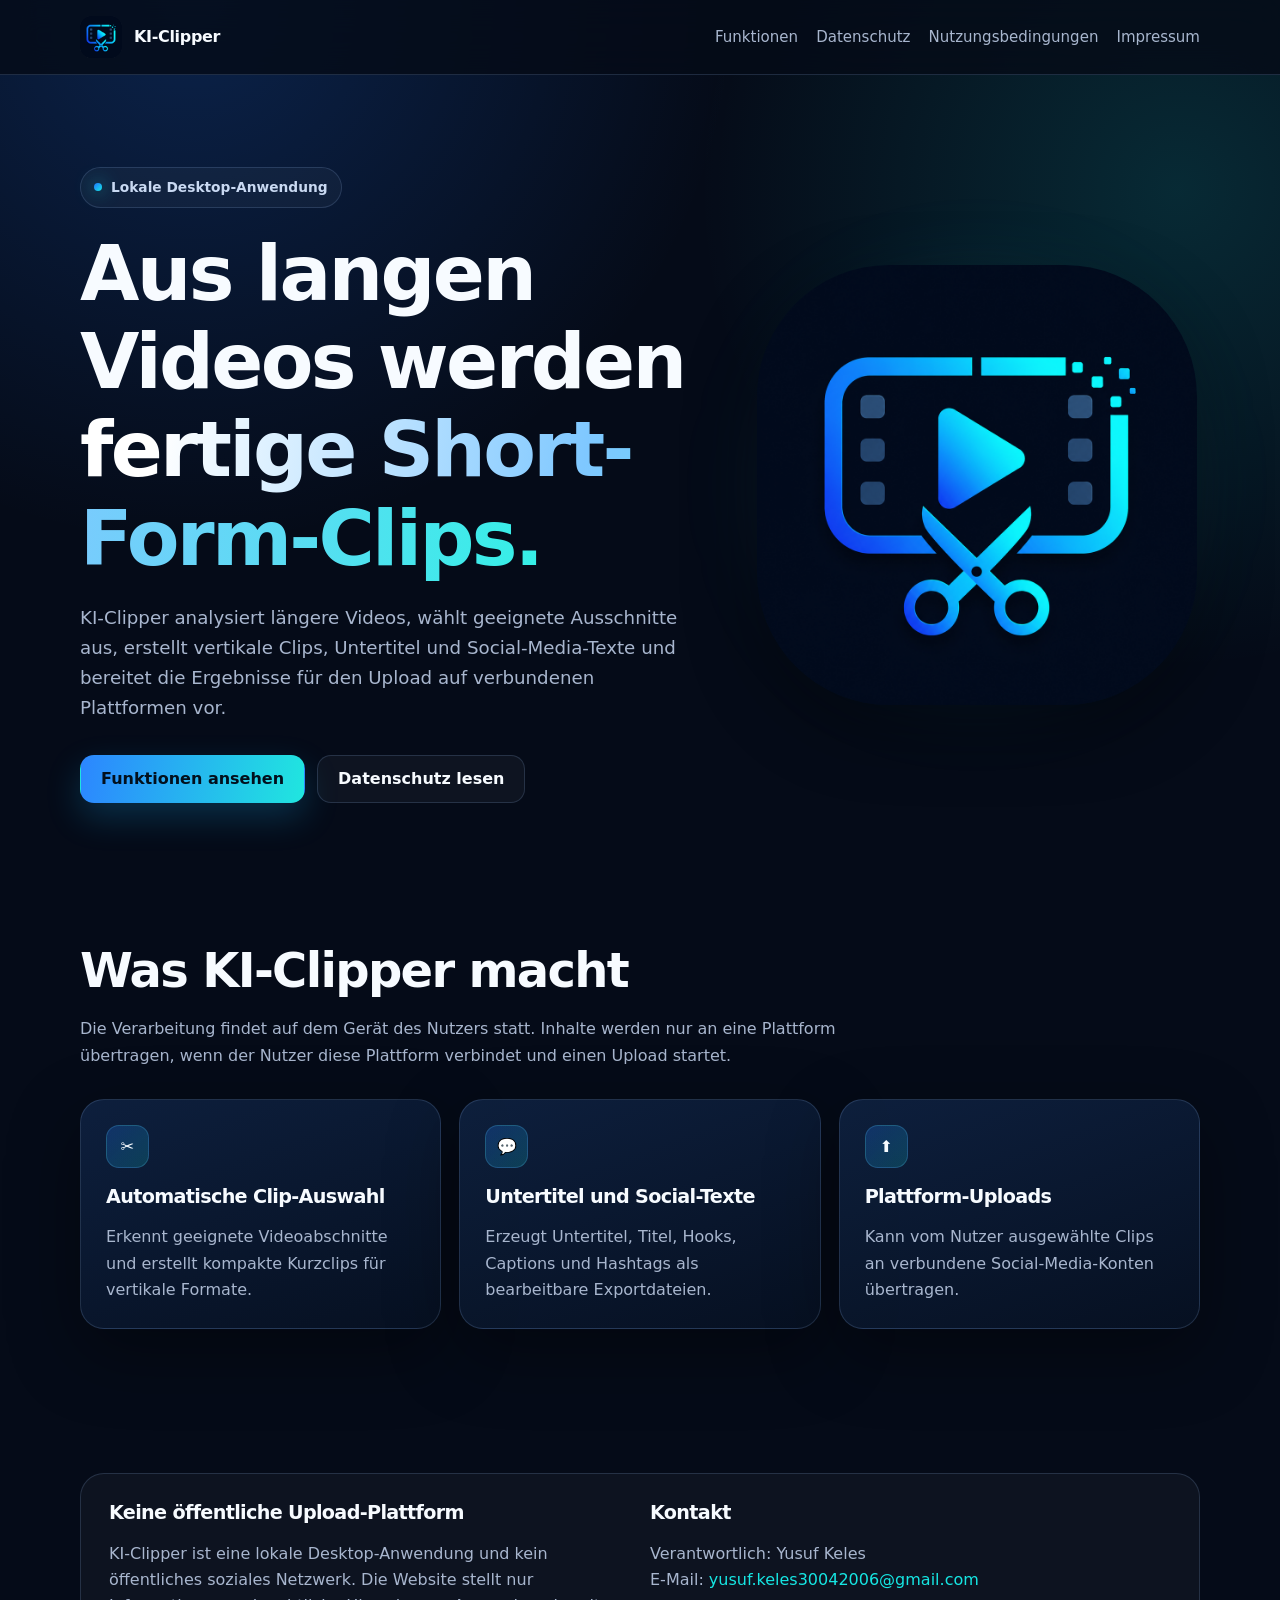
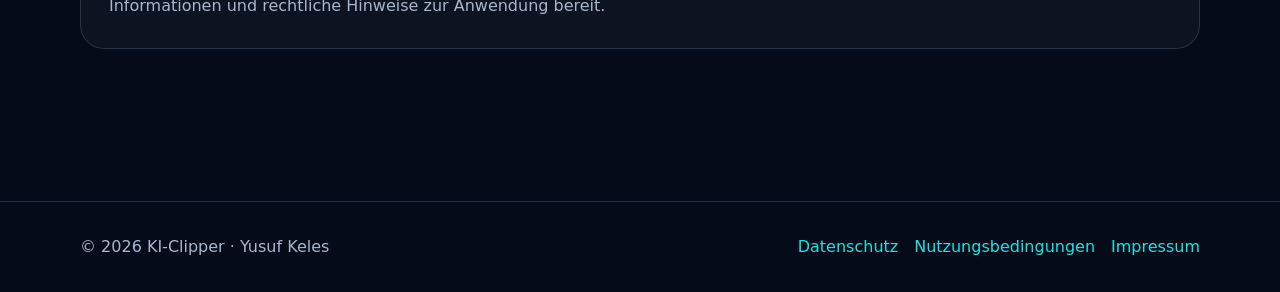
<file: index.html>
<!doctype html>
<html lang="de">
<head>
  <meta charset="utf-8">
  <meta name="viewport" content="width=device-width, initial-scale=1">
  <meta name="description" content="KI-Clipper erstellt aus längeren Videos optimierte Kurzclips und bereitet sie für Social-Media-Plattformen vor.">
  <title>KI-Clipper – Automatische Kurzvideo-Erstellung</title>
  <link rel="icon" type="image/png" href="assets/ki-clipper-logo.png">
  <link rel="stylesheet" href="styles.css">
</head>
<body>

<header class="site-header">
  <div class="container nav">
    <a class="brand" href="index.html">
      <img src="assets/ki-clipper-logo.png" alt="KI-Clipper Logo">
      <span>KI-Clipper</span>
    </a>
    <nav class="nav-links" aria-label="Hauptnavigation">
      <a href="index.html#funktionen">Funktionen</a>
      <a href="datenschutz.html">Datenschutz</a>
      <a href="nutzungsbedingungen.html">Nutzungsbedingungen</a>
      <a href="impressum.html">Impressum</a>
    </nav>
  </div>
</header>

<main>
  <section class="hero">
    <div class="container hero-grid">
      <div>
        <span class="eyebrow"><span class="dot"></span> Lokale Desktop-Anwendung</span>
        <h1>Aus langen Videos werden <span class="gradient-text">fertige Short-Form-Clips.</span></h1>
        <p class="lead">
          KI-Clipper analysiert längere Videos, wählt geeignete Ausschnitte aus,
          erstellt vertikale Clips, Untertitel und Social-Media-Texte und bereitet
          die Ergebnisse für den Upload auf verbundenen Plattformen vor.
        </p>
        <div class="actions">
          <a class="button primary" href="#funktionen">Funktionen ansehen</a>
          <a class="button" href="datenschutz.html">Datenschutz lesen</a>
        </div>
      </div>
      <div class="hero-logo-wrap">
        <img class="hero-logo" src="assets/ki-clipper-logo.png" alt="KI-Clipper App-Icon">
      </div>
    </div>
  </section>

  <section class="section" id="funktionen">
    <div class="container">
      <h2>Was KI-Clipper macht</h2>
      <p class="section-intro">
        Die Verarbeitung findet auf dem Gerät des Nutzers statt. Inhalte werden
        nur an eine Plattform übertragen, wenn der Nutzer diese Plattform
        verbindet und einen Upload startet.
      </p>
      <div class="cards">
        <article class="card">
          <div class="icon">✂️</div>
          <h3>Automatische Clip-Auswahl</h3>
          <p>Erkennt geeignete Videoabschnitte und erstellt kompakte Kurzclips für vertikale Formate.</p>
        </article>
        <article class="card">
          <div class="icon">💬</div>
          <h3>Untertitel und Social-Texte</h3>
          <p>Erzeugt Untertitel, Titel, Hooks, Captions und Hashtags als bearbeitbare Exportdateien.</p>
        </article>
        <article class="card">
          <div class="icon">⬆️</div>
          <h3>Plattform-Uploads</h3>
          <p>Kann vom Nutzer ausgewählte Clips an verbundene Social-Media-Konten übertragen.</p>
        </article>
      </div>
    </div>
  </section>

  <section class="section">
    <div class="container info-band">
      <div>
        <h3>Keine öffentliche Upload-Plattform</h3>
        <p>
          KI-Clipper ist eine lokale Desktop-Anwendung und kein öffentliches
          soziales Netzwerk. Die Website stellt nur Informationen und rechtliche
          Hinweise zur Anwendung bereit.
        </p>
      </div>
      <div>
        <h3>Kontakt</h3>
        <p>
          Verantwortlich: Yusuf Keles<br>
          E-Mail: <a href="mailto:yusuf.keles30042006@gmail.com">yusuf.keles30042006@gmail.com</a>
        </p>
      </div>
    </div>
  </section>
</main>

<footer class="site-footer">
  <div class="container footer-grid">
    <span>© 2026 KI-Clipper · Yusuf Keles</span>
    <div class="footer-links">
      <a href="datenschutz.html">Datenschutz</a>
      <a href="nutzungsbedingungen.html">Nutzungsbedingungen</a>
      <a href="impressum.html">Impressum</a>
    </div>
  </div>
</footer>

</body>
</html>
</file>
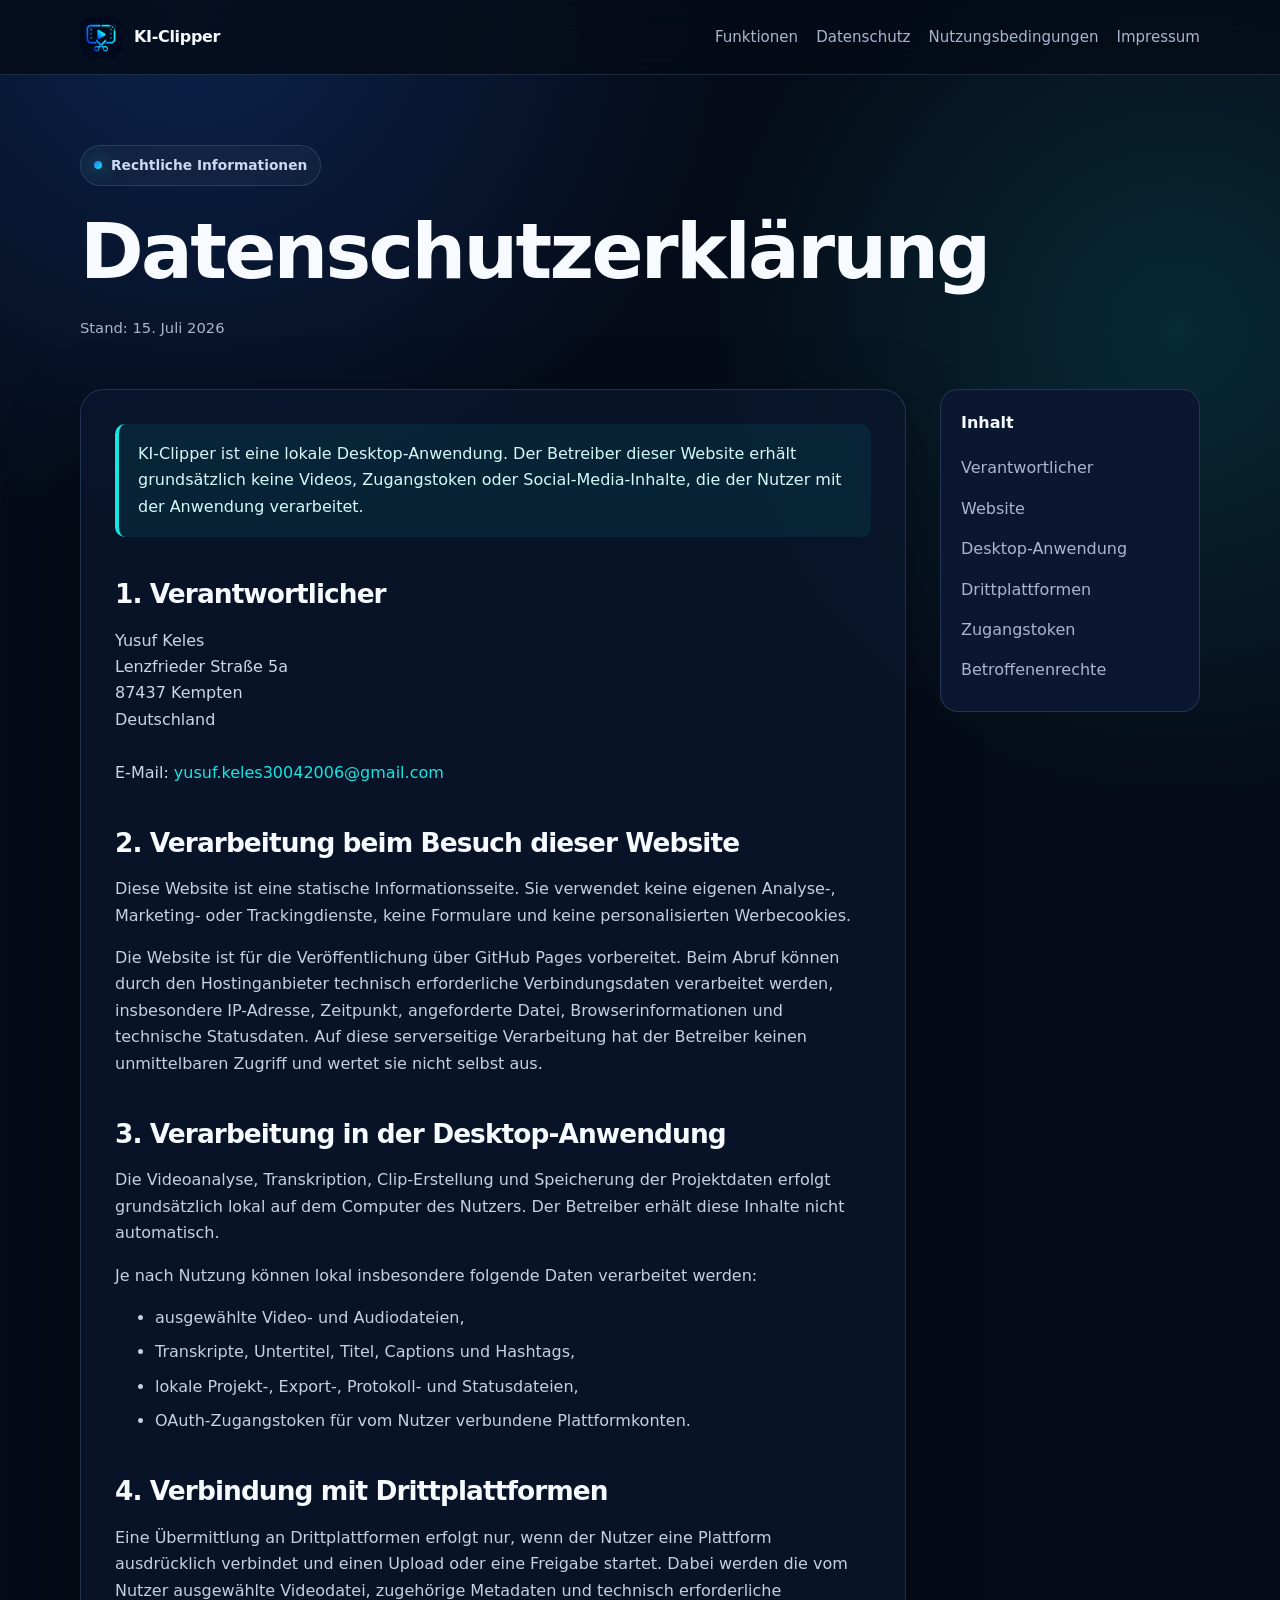
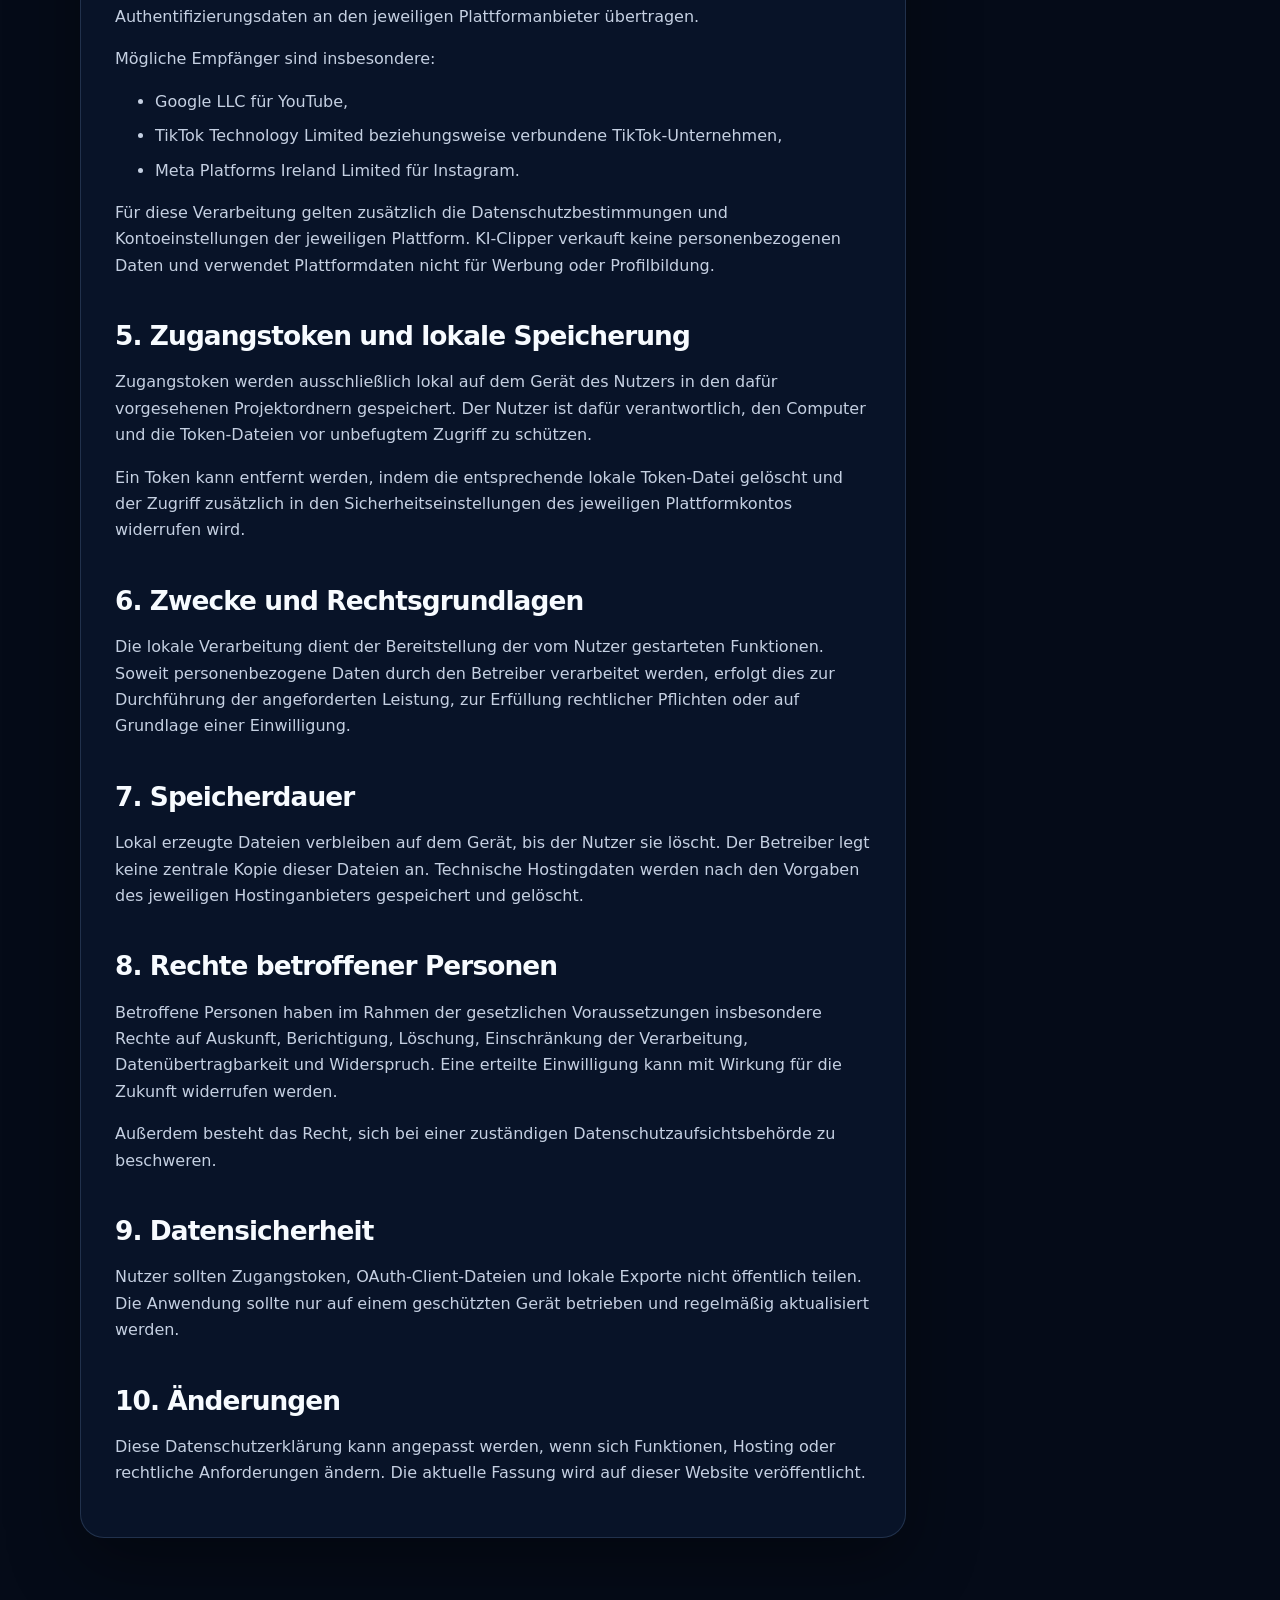
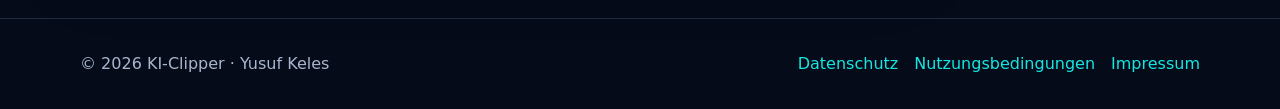
<file: datenschutz.html>
<!doctype html>
<html lang="de">
<head>
  <meta charset="utf-8">
  <meta name="viewport" content="width=device-width, initial-scale=1">
  <meta name="description" content="Datenschutzerklärung für die Website und Desktop-Anwendung KI-Clipper.">
  <title>Datenschutzerklärung – KI-Clipper</title>
  <link rel="icon" type="image/png" href="assets/ki-clipper-logo.png">
  <link rel="stylesheet" href="styles.css">
</head>
<body>

<header class="site-header">
  <div class="container nav">
    <a class="brand" href="index.html">
      <img src="assets/ki-clipper-logo.png" alt="KI-Clipper Logo">
      <span>KI-Clipper</span>
    </a>
    <nav class="nav-links" aria-label="Hauptnavigation">
      <a href="index.html#funktionen">Funktionen</a>
      <a href="datenschutz.html">Datenschutz</a>
      <a href="nutzungsbedingungen.html">Nutzungsbedingungen</a>
      <a href="impressum.html">Impressum</a>
    </nav>
  </div>
</header>

<main>
  <section class="legal-hero">
    <div class="container">
      <span class="eyebrow"><span class="dot"></span> Rechtliche Informationen</span>
      <h1>Datenschutzerklärung</h1>
      <p class="meta">Stand: 15. Juli 2026</p>
    </div>
  </section>

  <section class="container legal-wrap">
    <article class="legal-content">
      <div class="notice">
        KI-Clipper ist eine lokale Desktop-Anwendung. Der Betreiber dieser Website
        erhält grundsätzlich keine Videos, Zugangstoken oder Social-Media-Inhalte,
        die der Nutzer mit der Anwendung verarbeitet.
      </div>

      <h2 id="verantwortlicher">1. Verantwortlicher</h2>
      <address>
        Yusuf Keles<br>
        Lenzfrieder Straße 5a<br>
        87437 Kempten<br>
        Deutschland<br><br>
        E-Mail:
        <a href="mailto:yusuf.keles30042006@gmail.com">yusuf.keles30042006@gmail.com</a>
      </address>

      <h2 id="website">2. Verarbeitung beim Besuch dieser Website</h2>
      <p>
        Diese Website ist eine statische Informationsseite. Sie verwendet keine
        eigenen Analyse-, Marketing- oder Trackingdienste, keine Formulare und
        keine personalisierten Werbecookies.
      </p>
      <p>
        Die Website ist für die Veröffentlichung über GitHub Pages vorbereitet.
        Beim Abruf können durch den Hostinganbieter technisch erforderliche
        Verbindungsdaten verarbeitet werden, insbesondere IP-Adresse, Zeitpunkt,
        angeforderte Datei, Browserinformationen und technische Statusdaten.
        Auf diese serverseitige Verarbeitung hat der Betreiber keinen unmittelbaren
        Zugriff und wertet sie nicht selbst aus.
      </p>

      <h2 id="app">3. Verarbeitung in der Desktop-Anwendung</h2>
      <p>
        Die Videoanalyse, Transkription, Clip-Erstellung und Speicherung der
        Projektdaten erfolgt grundsätzlich lokal auf dem Computer des Nutzers.
        Der Betreiber erhält diese Inhalte nicht automatisch.
      </p>
      <p>Je nach Nutzung können lokal insbesondere folgende Daten verarbeitet werden:</p>
      <ul>
        <li>ausgewählte Video- und Audiodateien,</li>
        <li>Transkripte, Untertitel, Titel, Captions und Hashtags,</li>
        <li>lokale Projekt-, Export-, Protokoll- und Statusdateien,</li>
        <li>OAuth-Zugangstoken für vom Nutzer verbundene Plattformkonten.</li>
      </ul>

      <h2 id="plattformen">4. Verbindung mit Drittplattformen</h2>
      <p>
        Eine Übermittlung an Drittplattformen erfolgt nur, wenn der Nutzer eine
        Plattform ausdrücklich verbindet und einen Upload oder eine Freigabe
        startet. Dabei werden die vom Nutzer ausgewählte Videodatei, zugehörige
        Metadaten und technisch erforderliche Authentifizierungsdaten an den
        jeweiligen Plattformanbieter übertragen.
      </p>
      <p>Mögliche Empfänger sind insbesondere:</p>
      <ul>
        <li>Google LLC für YouTube,</li>
        <li>TikTok Technology Limited beziehungsweise verbundene TikTok-Unternehmen,</li>
        <li>Meta Platforms Ireland Limited für Instagram.</li>
      </ul>
      <p>
        Für diese Verarbeitung gelten zusätzlich die Datenschutzbestimmungen und
        Kontoeinstellungen der jeweiligen Plattform. KI-Clipper verkauft keine
        personenbezogenen Daten und verwendet Plattformdaten nicht für Werbung
        oder Profilbildung.
      </p>

      <h2 id="tokens">5. Zugangstoken und lokale Speicherung</h2>
      <p>
        Zugangstoken werden ausschließlich lokal auf dem Gerät des Nutzers in
        den dafür vorgesehenen Projektordnern gespeichert. Der Nutzer ist dafür
        verantwortlich, den Computer und die Token-Dateien vor unbefugtem Zugriff
        zu schützen.
      </p>
      <p>
        Ein Token kann entfernt werden, indem die entsprechende lokale Token-Datei
        gelöscht und der Zugriff zusätzlich in den Sicherheitseinstellungen des
        jeweiligen Plattformkontos widerrufen wird.
      </p>

      <h2 id="zwecke">6. Zwecke und Rechtsgrundlagen</h2>
      <p>
        Die lokale Verarbeitung dient der Bereitstellung der vom Nutzer gestarteten
        Funktionen. Soweit personenbezogene Daten durch den Betreiber verarbeitet
        werden, erfolgt dies zur Durchführung der angeforderten Leistung, zur
        Erfüllung rechtlicher Pflichten oder auf Grundlage einer Einwilligung.
      </p>

      <h2 id="dauer">7. Speicherdauer</h2>
      <p>
        Lokal erzeugte Dateien verbleiben auf dem Gerät, bis der Nutzer sie löscht.
        Der Betreiber legt keine zentrale Kopie dieser Dateien an. Technische
        Hostingdaten werden nach den Vorgaben des jeweiligen Hostinganbieters
        gespeichert und gelöscht.
      </p>

      <h2 id="rechte">8. Rechte betroffener Personen</h2>
      <p>
        Betroffene Personen haben im Rahmen der gesetzlichen Voraussetzungen
        insbesondere Rechte auf Auskunft, Berichtigung, Löschung, Einschränkung
        der Verarbeitung, Datenübertragbarkeit und Widerspruch. Eine erteilte
        Einwilligung kann mit Wirkung für die Zukunft widerrufen werden.
      </p>
      <p>
        Außerdem besteht das Recht, sich bei einer zuständigen
        Datenschutzaufsichtsbehörde zu beschweren.
      </p>

      <h2 id="sicherheit">9. Datensicherheit</h2>
      <p>
        Nutzer sollten Zugangstoken, OAuth-Client-Dateien und lokale Exporte nicht
        öffentlich teilen. Die Anwendung sollte nur auf einem geschützten Gerät
        betrieben und regelmäßig aktualisiert werden.
      </p>

      <h2 id="aenderungen">10. Änderungen</h2>
      <p>
        Diese Datenschutzerklärung kann angepasst werden, wenn sich Funktionen,
        Hosting oder rechtliche Anforderungen ändern. Die aktuelle Fassung wird
        auf dieser Website veröffentlicht.
      </p>
    </article>

    <aside class="legal-nav">
      <strong>Inhalt</strong>
      <a href="#verantwortlicher">Verantwortlicher</a>
      <a href="#website">Website</a>
      <a href="#app">Desktop-Anwendung</a>
      <a href="#plattformen">Drittplattformen</a>
      <a href="#tokens">Zugangstoken</a>
      <a href="#rechte">Betroffenenrechte</a>
    </aside>
  </section>
</main>

<footer class="site-footer">
  <div class="container footer-grid">
    <span>© 2026 KI-Clipper · Yusuf Keles</span>
    <div class="footer-links">
      <a href="datenschutz.html">Datenschutz</a>
      <a href="nutzungsbedingungen.html">Nutzungsbedingungen</a>
      <a href="impressum.html">Impressum</a>
    </div>
  </div>
</footer>

</body>
</html>
</file>
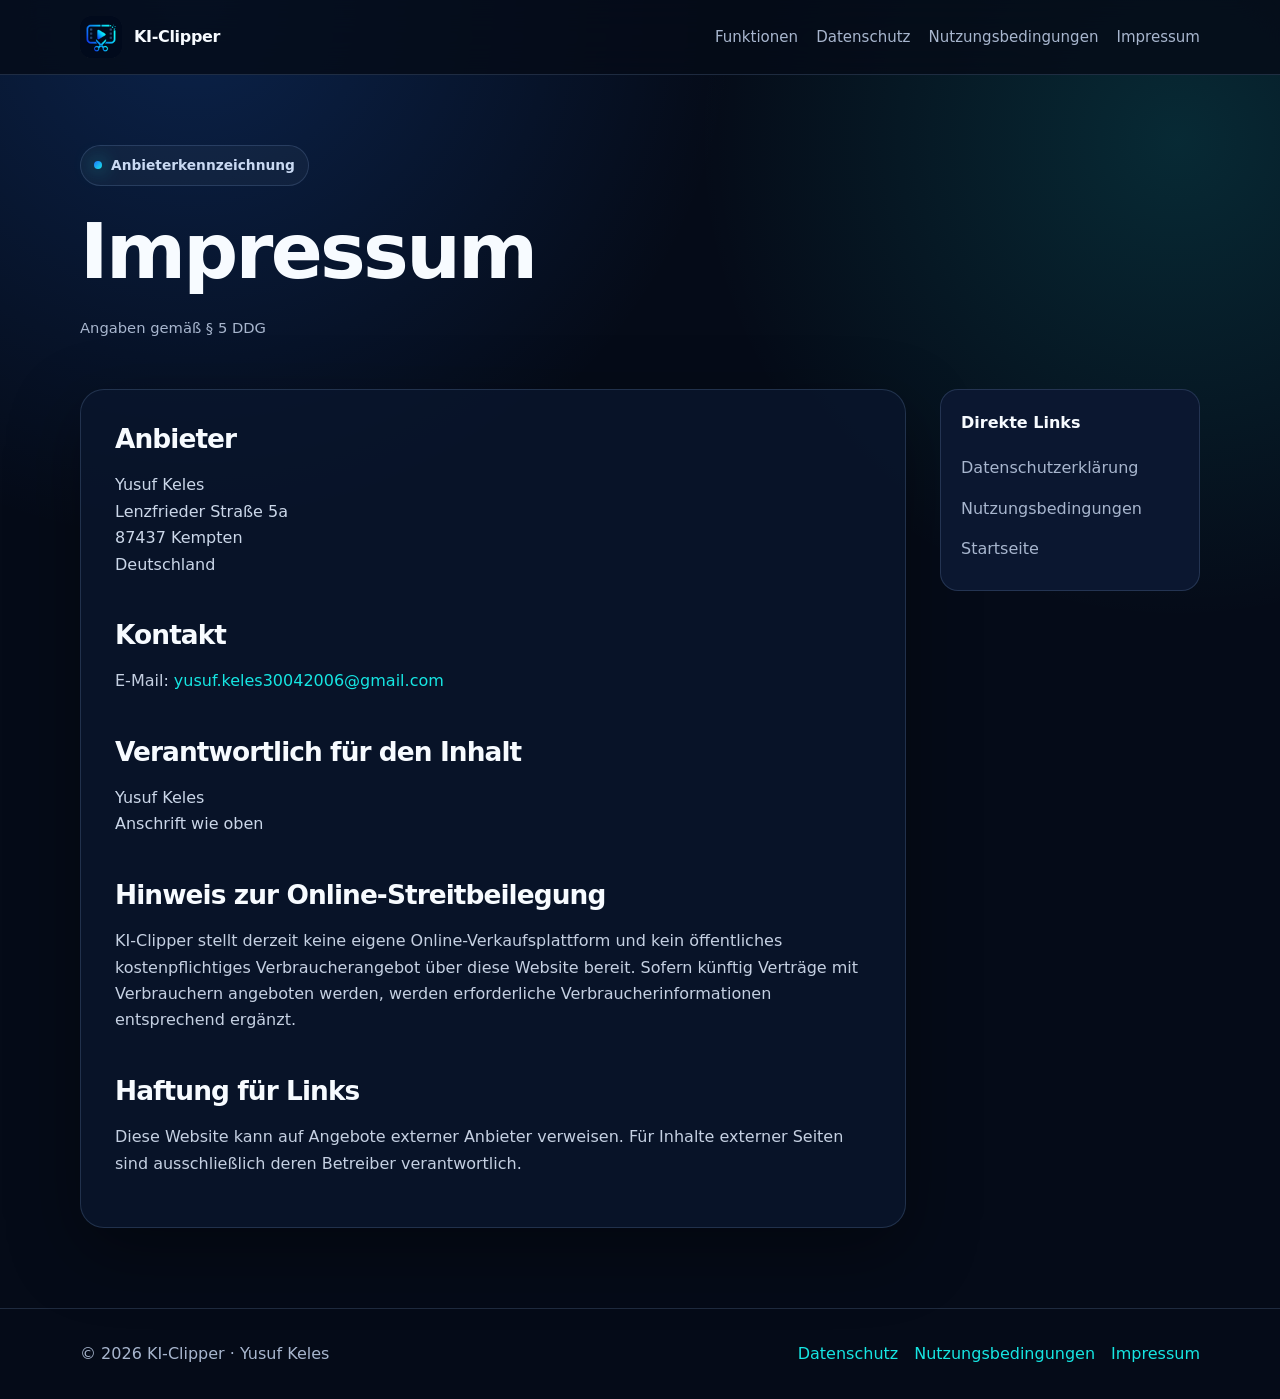
<file: impressum.html>
<!doctype html>
<html lang="de">
<head>
  <meta charset="utf-8">
  <meta name="viewport" content="width=device-width, initial-scale=1">
  <meta name="description" content="Impressum und Anbieterkennzeichnung für KI-Clipper.">
  <title>Impressum – KI-Clipper</title>
  <link rel="icon" type="image/png" href="assets/ki-clipper-logo.png">
  <link rel="stylesheet" href="styles.css">
</head>
<body>

<header class="site-header">
  <div class="container nav">
    <a class="brand" href="index.html">
      <img src="assets/ki-clipper-logo.png" alt="KI-Clipper Logo">
      <span>KI-Clipper</span>
    </a>
    <nav class="nav-links" aria-label="Hauptnavigation">
      <a href="index.html#funktionen">Funktionen</a>
      <a href="datenschutz.html">Datenschutz</a>
      <a href="nutzungsbedingungen.html">Nutzungsbedingungen</a>
      <a href="impressum.html">Impressum</a>
    </nav>
  </div>
</header>

<main>
  <section class="legal-hero">
    <div class="container">
      <span class="eyebrow"><span class="dot"></span> Anbieterkennzeichnung</span>
      <h1>Impressum</h1>
      <p class="meta">Angaben gemäß § 5 DDG</p>
    </div>
  </section>

  <section class="container legal-wrap">
    <article class="legal-content">
      <h2>Anbieter</h2>
      <address>
        Yusuf Keles<br>
        Lenzfrieder Straße 5a<br>
        87437 Kempten<br>
        Deutschland
      </address>

      <h2>Kontakt</h2>
      <p>
        E-Mail:
        <a href="mailto:yusuf.keles30042006@gmail.com">yusuf.keles30042006@gmail.com</a>
      </p>

      <h2>Verantwortlich für den Inhalt</h2>
      <address>
        Yusuf Keles<br>
        Anschrift wie oben
      </address>

      <h2>Hinweis zur Online-Streitbeilegung</h2>
      <p>
        KI-Clipper stellt derzeit keine eigene Online-Verkaufsplattform und kein
        öffentliches kostenpflichtiges Verbraucherangebot über diese Website bereit.
        Sofern künftig Verträge mit Verbrauchern angeboten werden, werden erforderliche
        Verbraucherinformationen entsprechend ergänzt.
      </p>

      <h2>Haftung für Links</h2>
      <p>
        Diese Website kann auf Angebote externer Anbieter verweisen. Für Inhalte
        externer Seiten sind ausschließlich deren Betreiber verantwortlich.
      </p>
    </article>

    <aside class="legal-nav">
      <strong>Direkte Links</strong>
      <a href="datenschutz.html">Datenschutzerklärung</a>
      <a href="nutzungsbedingungen.html">Nutzungsbedingungen</a>
      <a href="index.html">Startseite</a>
    </aside>
  </section>
</main>

<footer class="site-footer">
  <div class="container footer-grid">
    <span>© 2026 KI-Clipper · Yusuf Keles</span>
    <div class="footer-links">
      <a href="datenschutz.html">Datenschutz</a>
      <a href="nutzungsbedingungen.html">Nutzungsbedingungen</a>
      <a href="impressum.html">Impressum</a>
    </div>
  </div>
</footer>

</body>
</html>
</file>
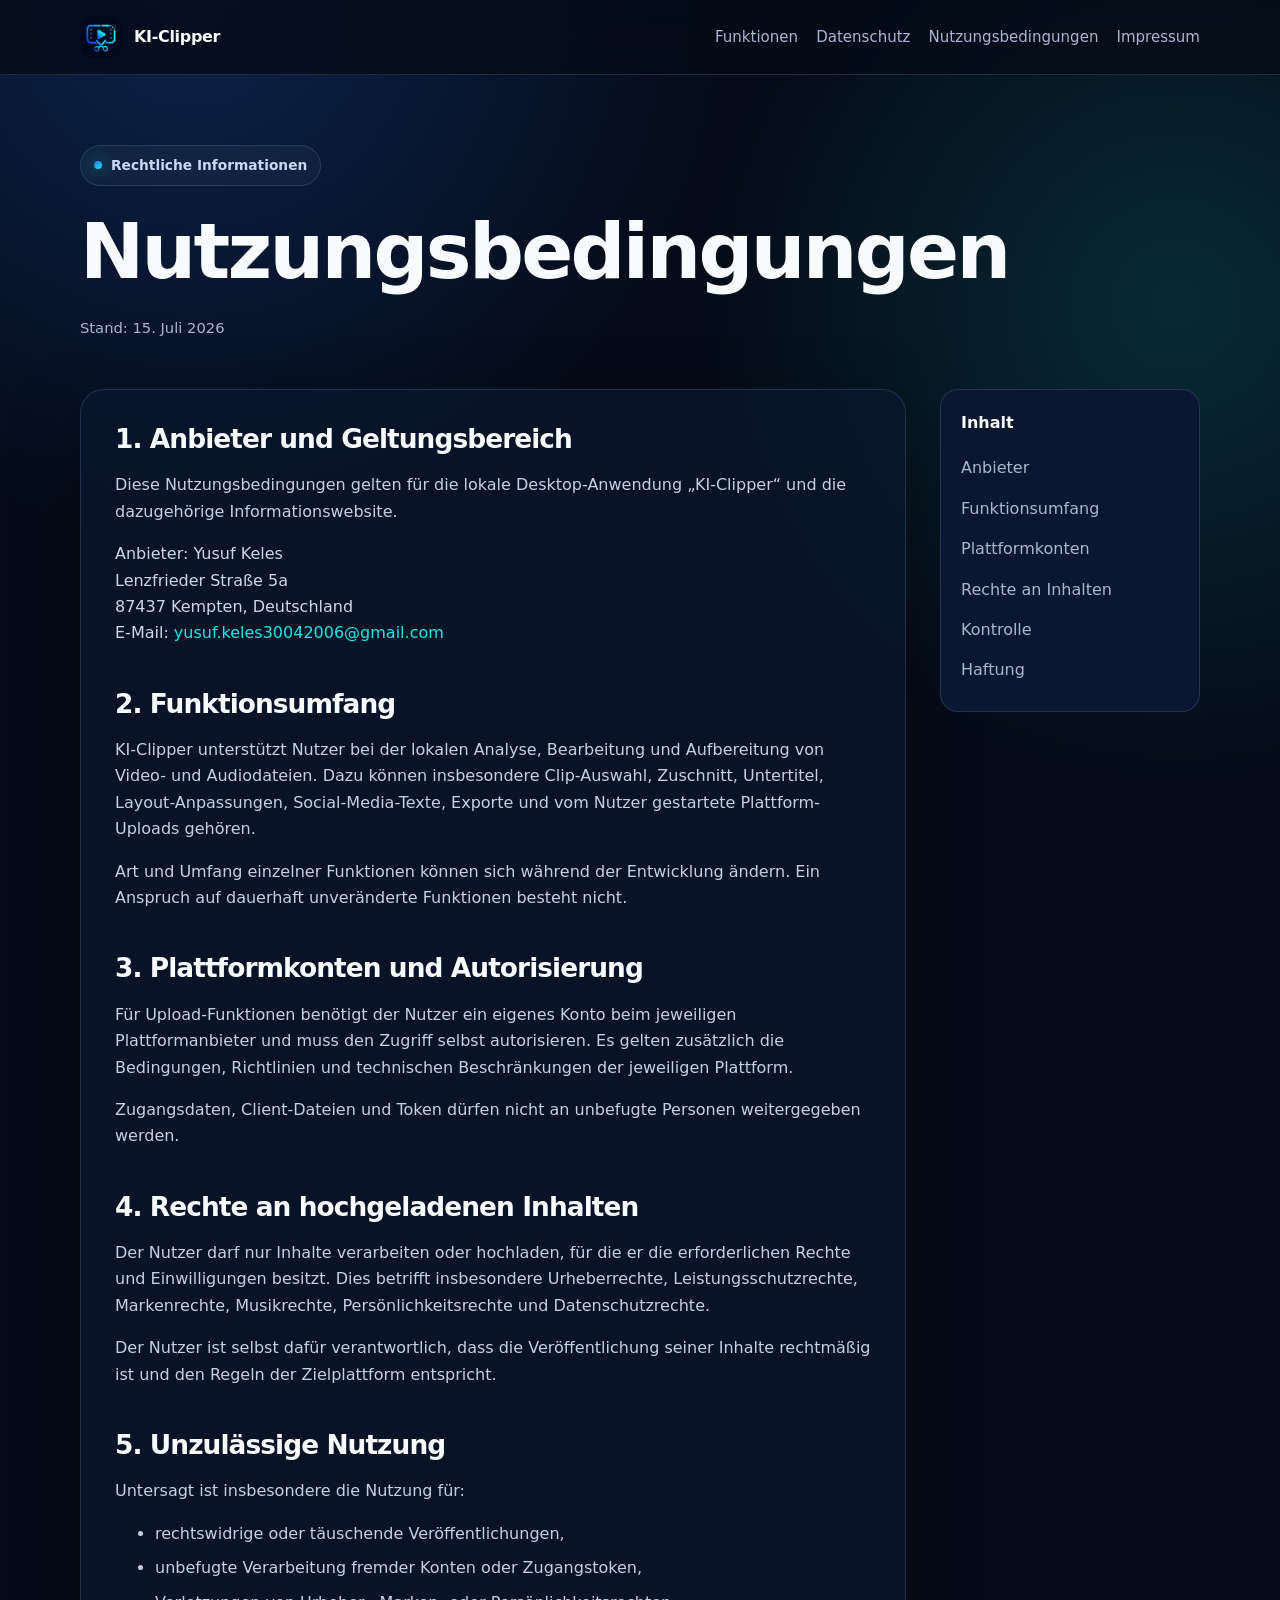
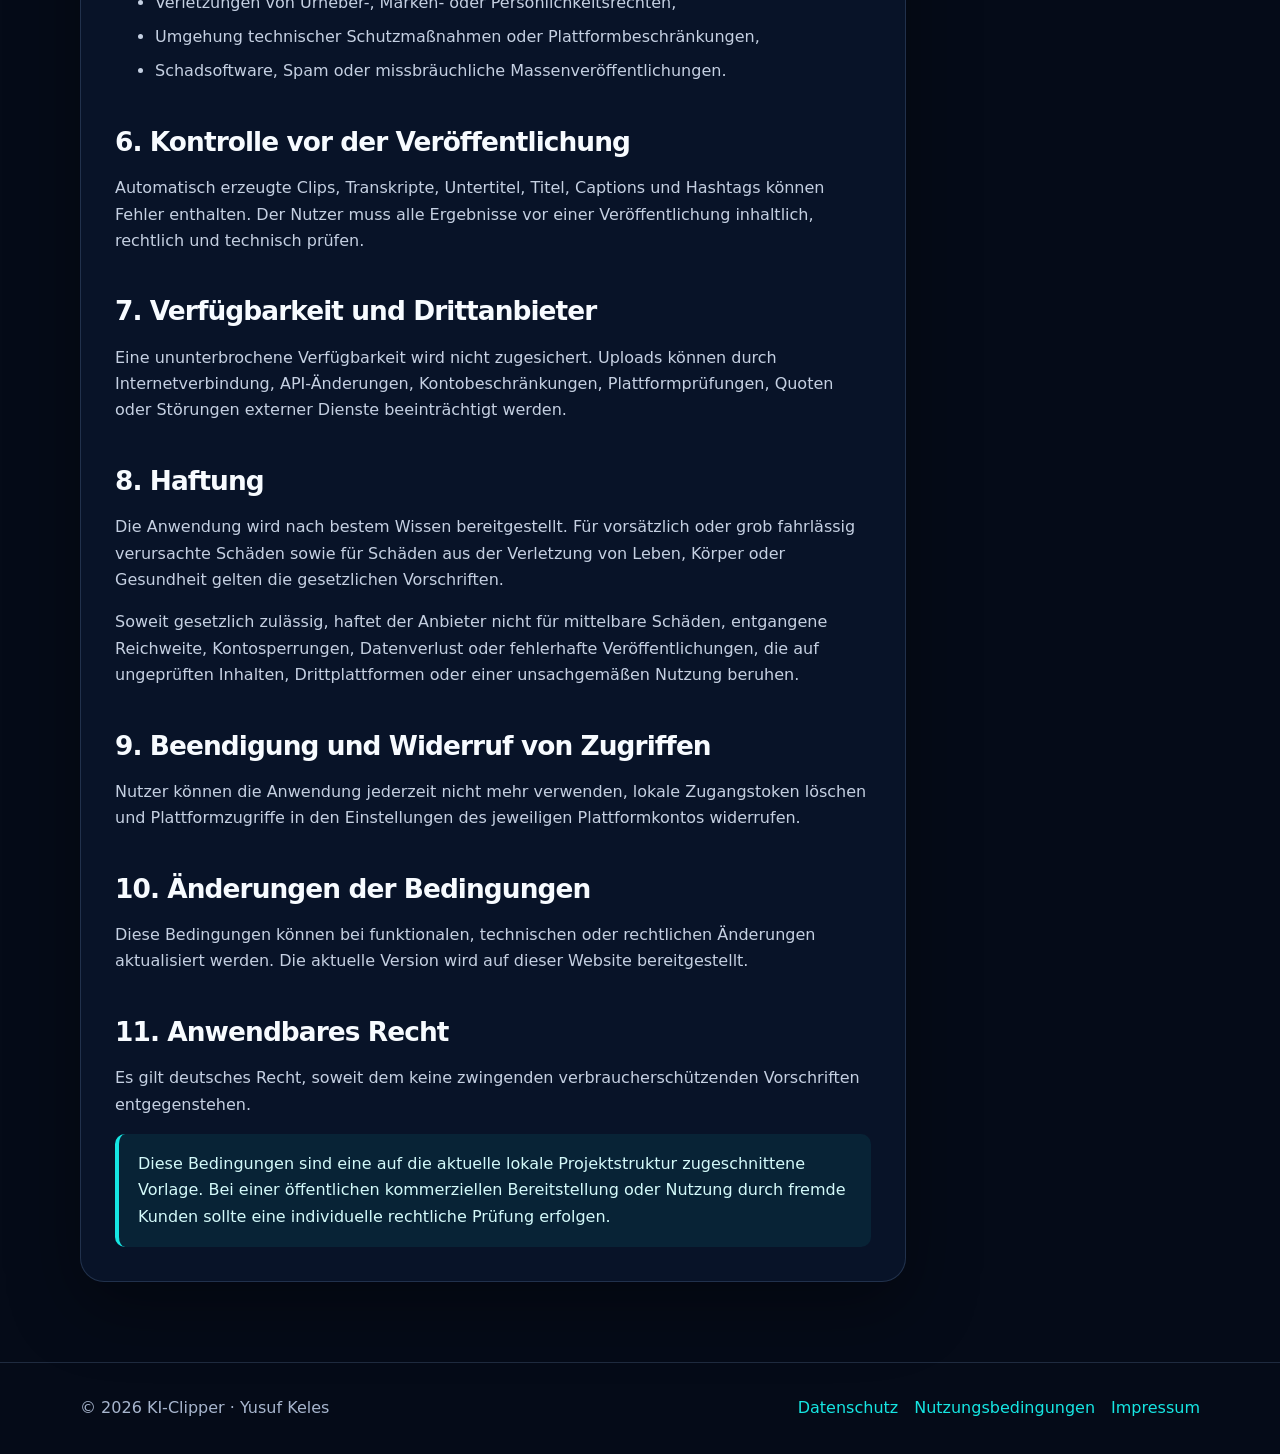
<file: nutzungsbedingungen.html>
<!doctype html>
<html lang="de">
<head>
  <meta charset="utf-8">
  <meta name="viewport" content="width=device-width, initial-scale=1">
  <meta name="description" content="Nutzungsbedingungen für KI-Clipper.">
  <title>Nutzungsbedingungen – KI-Clipper</title>
  <link rel="icon" type="image/png" href="assets/ki-clipper-logo.png">
  <link rel="stylesheet" href="styles.css">
</head>
<body>

<header class="site-header">
  <div class="container nav">
    <a class="brand" href="index.html">
      <img src="assets/ki-clipper-logo.png" alt="KI-Clipper Logo">
      <span>KI-Clipper</span>
    </a>
    <nav class="nav-links" aria-label="Hauptnavigation">
      <a href="index.html#funktionen">Funktionen</a>
      <a href="datenschutz.html">Datenschutz</a>
      <a href="nutzungsbedingungen.html">Nutzungsbedingungen</a>
      <a href="impressum.html">Impressum</a>
    </nav>
  </div>
</header>

<main>
  <section class="legal-hero">
    <div class="container">
      <span class="eyebrow"><span class="dot"></span> Rechtliche Informationen</span>
      <h1>Nutzungsbedingungen</h1>
      <p class="meta">Stand: 15. Juli 2026</p>
    </div>
  </section>

  <section class="container legal-wrap">
    <article class="legal-content">
      <h2 id="anbieter">1. Anbieter und Geltungsbereich</h2>
      <p>
        Diese Nutzungsbedingungen gelten für die lokale Desktop-Anwendung
        „KI-Clipper“ und die dazugehörige Informationswebsite.
      </p>
      <address>
        Anbieter: Yusuf Keles<br>
        Lenzfrieder Straße 5a<br>
        87437 Kempten, Deutschland<br>
        E-Mail:
        <a href="mailto:yusuf.keles30042006@gmail.com">yusuf.keles30042006@gmail.com</a>
      </address>

      <h2 id="leistung">2. Funktionsumfang</h2>
      <p>
        KI-Clipper unterstützt Nutzer bei der lokalen Analyse, Bearbeitung und
        Aufbereitung von Video- und Audiodateien. Dazu können insbesondere
        Clip-Auswahl, Zuschnitt, Untertitel, Layout-Anpassungen, Social-Media-Texte,
        Exporte und vom Nutzer gestartete Plattform-Uploads gehören.
      </p>
      <p>
        Art und Umfang einzelner Funktionen können sich während der Entwicklung
        ändern. Ein Anspruch auf dauerhaft unveränderte Funktionen besteht nicht.
      </p>

      <h2 id="konto">3. Plattformkonten und Autorisierung</h2>
      <p>
        Für Upload-Funktionen benötigt der Nutzer ein eigenes Konto beim jeweiligen
        Plattformanbieter und muss den Zugriff selbst autorisieren. Es gelten
        zusätzlich die Bedingungen, Richtlinien und technischen Beschränkungen
        der jeweiligen Plattform.
      </p>
      <p>
        Zugangsdaten, Client-Dateien und Token dürfen nicht an unbefugte Personen
        weitergegeben werden.
      </p>

      <h2 id="inhalte">4. Rechte an hochgeladenen Inhalten</h2>
      <p>
        Der Nutzer darf nur Inhalte verarbeiten oder hochladen, für die er die
        erforderlichen Rechte und Einwilligungen besitzt. Dies betrifft insbesondere
        Urheberrechte, Leistungsschutzrechte, Markenrechte, Musikrechte,
        Persönlichkeitsrechte und Datenschutzrechte.
      </p>
      <p>
        Der Nutzer ist selbst dafür verantwortlich, dass die Veröffentlichung
        seiner Inhalte rechtmäßig ist und den Regeln der Zielplattform entspricht.
      </p>

      <h2 id="verboten">5. Unzulässige Nutzung</h2>
      <p>Untersagt ist insbesondere die Nutzung für:</p>
      <ul>
        <li>rechtswidrige oder täuschende Veröffentlichungen,</li>
        <li>unbefugte Verarbeitung fremder Konten oder Zugangstoken,</li>
        <li>Verletzungen von Urheber-, Marken- oder Persönlichkeitsrechten,</li>
        <li>Umgehung technischer Schutzmaßnahmen oder Plattformbeschränkungen,</li>
        <li>Schadsoftware, Spam oder missbräuchliche Massenveröffentlichungen.</li>
      </ul>

      <h2 id="kontrolle">6. Kontrolle vor der Veröffentlichung</h2>
      <p>
        Automatisch erzeugte Clips, Transkripte, Untertitel, Titel, Captions und
        Hashtags können Fehler enthalten. Der Nutzer muss alle Ergebnisse vor
        einer Veröffentlichung inhaltlich, rechtlich und technisch prüfen.
      </p>

      <h2 id="verfuegbarkeit">7. Verfügbarkeit und Drittanbieter</h2>
      <p>
        Eine ununterbrochene Verfügbarkeit wird nicht zugesichert. Uploads können
        durch Internetverbindung, API-Änderungen, Kontobeschränkungen,
        Plattformprüfungen, Quoten oder Störungen externer Dienste beeinträchtigt
        werden.
      </p>

      <h2 id="haftung">8. Haftung</h2>
      <p>
        Die Anwendung wird nach bestem Wissen bereitgestellt. Für vorsätzlich oder
        grob fahrlässig verursachte Schäden sowie für Schäden aus der Verletzung
        von Leben, Körper oder Gesundheit gelten die gesetzlichen Vorschriften.
      </p>
      <p>
        Soweit gesetzlich zulässig, haftet der Anbieter nicht für mittelbare
        Schäden, entgangene Reichweite, Kontosperrungen, Datenverlust oder
        fehlerhafte Veröffentlichungen, die auf ungeprüften Inhalten,
        Drittplattformen oder einer unsachgemäßen Nutzung beruhen.
      </p>

      <h2 id="beendigung">9. Beendigung und Widerruf von Zugriffen</h2>
      <p>
        Nutzer können die Anwendung jederzeit nicht mehr verwenden, lokale
        Zugangstoken löschen und Plattformzugriffe in den Einstellungen des
        jeweiligen Plattformkontos widerrufen.
      </p>

      <h2 id="aenderungen">10. Änderungen der Bedingungen</h2>
      <p>
        Diese Bedingungen können bei funktionalen, technischen oder rechtlichen
        Änderungen aktualisiert werden. Die aktuelle Version wird auf dieser
        Website bereitgestellt.
      </p>

      <h2 id="recht">11. Anwendbares Recht</h2>
      <p>
        Es gilt deutsches Recht, soweit dem keine zwingenden verbraucherschützenden
        Vorschriften entgegenstehen.
      </p>

      <div class="notice">
        Diese Bedingungen sind eine auf die aktuelle lokale Projektstruktur
        zugeschnittene Vorlage. Bei einer öffentlichen kommerziellen Bereitstellung
        oder Nutzung durch fremde Kunden sollte eine individuelle rechtliche
        Prüfung erfolgen.
      </div>
    </article>

    <aside class="legal-nav">
      <strong>Inhalt</strong>
      <a href="#anbieter">Anbieter</a>
      <a href="#leistung">Funktionsumfang</a>
      <a href="#konto">Plattformkonten</a>
      <a href="#inhalte">Rechte an Inhalten</a>
      <a href="#kontrolle">Kontrolle</a>
      <a href="#haftung">Haftung</a>
    </aside>
  </section>
</main>

<footer class="site-footer">
  <div class="container footer-grid">
    <span>© 2026 KI-Clipper · Yusuf Keles</span>
    <div class="footer-links">
      <a href="datenschutz.html">Datenschutz</a>
      <a href="nutzungsbedingungen.html">Nutzungsbedingungen</a>
      <a href="impressum.html">Impressum</a>
    </div>
  </div>
</footer>

</body>
</html>
</file>
<file: styles.css>
:root {
  --bg: #050b18;
  --panel: rgba(10, 23, 45, 0.78);
  --panel-solid: #0b1730;
  --text: #f7fbff;
  --muted: #a8b6ce;
  --line: rgba(137, 170, 219, 0.20);
  --blue: #2077ff;
  --cyan: #16e6e3;
  --shadow: 0 24px 70px rgba(0, 0, 0, 0.38);
  --radius: 24px;
}

* {
  box-sizing: border-box;
}

html {
  scroll-behavior: smooth;
}

body {
  margin: 0;
  font-family: Inter, ui-sans-serif, system-ui, -apple-system, BlinkMacSystemFont,
    "Segoe UI", sans-serif;
  color: var(--text);
  background:
    radial-gradient(circle at 15% 0%, rgba(32, 119, 255, 0.22), transparent 34rem),
    radial-gradient(circle at 92% 10%, rgba(22, 230, 227, 0.14), transparent 30rem),
    var(--bg);
  line-height: 1.65;
}

a {
  color: var(--cyan);
  text-decoration: none;
}

a:hover {
  text-decoration: underline;
}

.container {
  width: min(1120px, calc(100% - 36px));
  margin: 0 auto;
}

.site-header {
  position: sticky;
  top: 0;
  z-index: 20;
  border-bottom: 1px solid var(--line);
  background: rgba(5, 11, 24, 0.82);
  backdrop-filter: blur(18px);
}

.nav {
  min-height: 74px;
  display: flex;
  align-items: center;
  justify-content: space-between;
  gap: 24px;
}

.brand {
  display: inline-flex;
  align-items: center;
  gap: 12px;
  color: var(--text);
  font-weight: 800;
  letter-spacing: -0.02em;
}

.brand:hover {
  text-decoration: none;
}

.brand img {
  width: 42px;
  height: 42px;
  border-radius: 12px;
}

.nav-links {
  display: flex;
  align-items: center;
  flex-wrap: wrap;
  gap: 18px;
}

.nav-links a {
  color: var(--muted);
  font-size: 0.94rem;
}

.nav-links a:hover {
  color: var(--text);
  text-decoration: none;
}

.hero {
  padding: 92px 0 68px;
}

.hero-grid {
  display: grid;
  grid-template-columns: 1.16fr 0.84fr;
  align-items: center;
  gap: 58px;
}

.eyebrow {
  display: inline-flex;
  align-items: center;
  gap: 9px;
  padding: 8px 13px;
  border: 1px solid var(--line);
  border-radius: 999px;
  color: #c9d9f2;
  background: rgba(255, 255, 255, 0.035);
  font-size: 0.86rem;
  font-weight: 700;
}

.dot {
  width: 8px;
  height: 8px;
  border-radius: 50%;
  background: linear-gradient(135deg, var(--blue), var(--cyan));
  box-shadow: 0 0 18px rgba(22, 230, 227, 0.8);
}

h1, h2, h3 {
  line-height: 1.15;
  letter-spacing: -0.035em;
}

h1 {
  margin: 22px 0 20px;
  font-size: clamp(2.7rem, 6vw, 5.4rem);
}

h2 {
  font-size: clamp(2rem, 4vw, 3rem);
  margin: 0 0 18px;
}

h3 {
  font-size: 1.2rem;
  margin: 0 0 10px;
}

.gradient-text {
  background: linear-gradient(100deg, #ffffff 8%, #7fc8ff 50%, #34f0e6 100%);
  -webkit-background-clip: text;
  background-clip: text;
  color: transparent;
}

.lead {
  max-width: 720px;
  color: var(--muted);
  font-size: 1.14rem;
}

.actions {
  display: flex;
  flex-wrap: wrap;
  gap: 12px;
  margin-top: 32px;
}

.button {
  display: inline-flex;
  align-items: center;
  justify-content: center;
  min-height: 48px;
  padding: 0 20px;
  border-radius: 14px;
  border: 1px solid var(--line);
  font-weight: 800;
  color: var(--text);
  background: rgba(255, 255, 255, 0.04);
}

.button.primary {
  border-color: transparent;
  color: #02101d;
  background: linear-gradient(100deg, #2c86ff, #20e6df);
  box-shadow: 0 14px 34px rgba(23, 170, 235, 0.23);
}

.button:hover {
  text-decoration: none;
  transform: translateY(-1px);
}

.hero-logo-wrap {
  position: relative;
}

.hero-logo-wrap::before {
  content: "";
  position: absolute;
  inset: 10%;
  border-radius: 50%;
  background: rgba(23, 185, 233, 0.22);
  filter: blur(55px);
}

.hero-logo {
  position: relative;
  display: block;
  width: min(100%, 440px);
  margin: auto;
  border-radius: 30%;
  box-shadow: var(--shadow);
}

.section {
  padding: 72px 0;
}

.section-intro {
  max-width: 760px;
  margin-bottom: 30px;
  color: var(--muted);
}

.cards {
  display: grid;
  grid-template-columns: repeat(3, 1fr);
  gap: 18px;
}

.card {
  padding: 25px;
  border: 1px solid var(--line);
  border-radius: var(--radius);
  background: linear-gradient(160deg, rgba(15, 34, 66, 0.88), rgba(7, 17, 34, 0.88));
  box-shadow: var(--shadow);
}

.card p {
  margin-bottom: 0;
  color: var(--muted);
}

.icon {
  width: 43px;
  height: 43px;
  display: grid;
  place-items: center;
  margin-bottom: 18px;
  border-radius: 13px;
  background: linear-gradient(135deg, rgba(32, 119, 255, 0.24), rgba(22, 230, 227, 0.18));
  border: 1px solid rgba(83, 190, 240, 0.24);
}

.info-band {
  display: grid;
  grid-template-columns: 1fr 1fr;
  gap: 20px;
  padding: 28px;
  border-radius: var(--radius);
  border: 1px solid var(--line);
  background: rgba(255, 255, 255, 0.035);
}

.info-band p {
  color: var(--muted);
  margin-bottom: 0;
}

.legal-hero {
  padding: 70px 0 34px;
}

.legal-wrap {
  display: grid;
  grid-template-columns: minmax(0, 1fr) 260px;
  gap: 34px;
  align-items: start;
}

.legal-content {
  padding: 34px;
  border: 1px solid var(--line);
  border-radius: var(--radius);
  background: var(--panel);
  box-shadow: var(--shadow);
}

.legal-content h2 {
  margin-top: 42px;
  font-size: 1.65rem;
}

.legal-content h2:first-child {
  margin-top: 0;
}

.legal-content h3 {
  margin-top: 28px;
}

.legal-content p,
.legal-content li {
  color: #c5d0e2;
}

.legal-content li + li {
  margin-top: 8px;
}

.legal-nav {
  position: sticky;
  top: 98px;
  padding: 20px;
  border: 1px solid var(--line);
  border-radius: 18px;
  background: var(--panel-solid);
}

.legal-nav strong {
  display: block;
  margin-bottom: 12px;
}

.legal-nav a {
  display: block;
  padding: 7px 0;
  color: var(--muted);
}

.notice {
  padding: 17px 19px;
  border-left: 4px solid var(--cyan);
  border-radius: 10px;
  background: rgba(22, 230, 227, 0.075);
  color: #d4fafa;
}

.meta {
  color: var(--muted);
  font-size: 0.92rem;
}

address {
  font-style: normal;
  color: #cbd7e9;
}

.site-footer {
  margin-top: 80px;
  padding: 32px 0;
  border-top: 1px solid var(--line);
  color: var(--muted);
}

.footer-grid {
  display: flex;
  justify-content: space-between;
  align-items: center;
  gap: 24px;
  flex-wrap: wrap;
}

.footer-links {
  display: flex;
  gap: 16px;
  flex-wrap: wrap;
}

@media (max-width: 860px) {
  .hero-grid,
  .info-band,
  .legal-wrap {
    grid-template-columns: 1fr;
  }

  .hero {
    padding-top: 60px;
  }

  .hero-logo {
    width: min(80vw, 390px);
  }

  .cards {
    grid-template-columns: 1fr;
  }

  .legal-nav {
    position: static;
    order: -1;
  }
}

@media (max-width: 620px) {
  .nav {
    align-items: flex-start;
    padding: 14px 0;
    flex-direction: column;
  }

  .nav-links {
    gap: 12px;
  }

  .hero {
    padding-top: 44px;
  }

  .legal-content {
    padding: 23px;
  }

  h1 {
    font-size: 2.6rem;
  }
}
</file>
